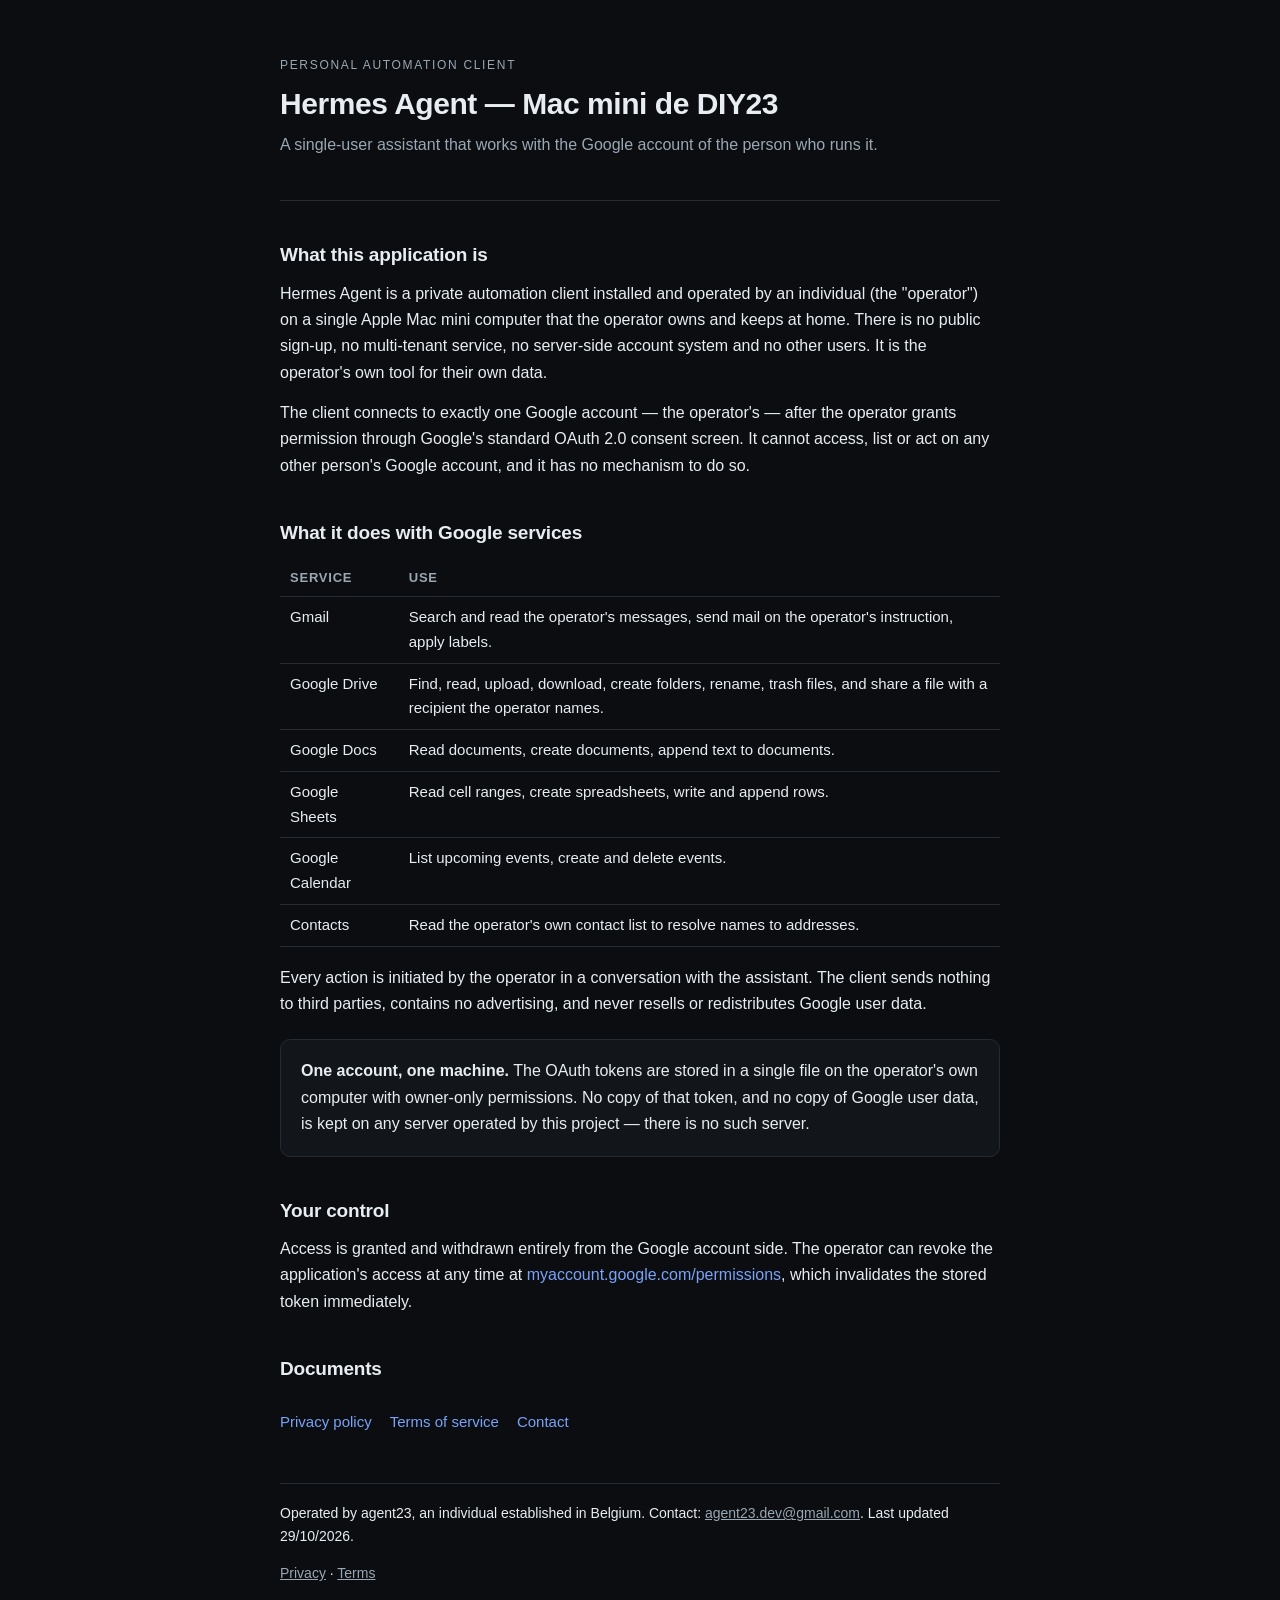
<file: index.html>
<!DOCTYPE html>
<html lang="en">
<head>
<meta charset="utf-8">
<meta name="viewport" content="width=device-width, initial-scale=1">
<title>Hermes Agent — Mac mini de DIY23</title>
<meta name="description" content="Hermes Agent is a personal, single-user automation client running on one Mac mini. It connects only to its owner's own Google Workspace account.">
<link rel="stylesheet" href="style.css">
</head>
<body>
<main>

  <header class="site">
    <p class="kicker">Personal automation client</p>
    <h1>Hermes Agent — Mac mini de DIY23</h1>
    <p class="sub">A single-user assistant that works with the Google account of the person who runs it.</p>
  </header>

  <h2>What this application is</h2>
  <p>
    Hermes Agent is a private automation client installed and operated by an individual
    (the "operator") on a single Apple Mac mini computer that the operator owns and keeps
    at home. There is no public sign-up, no multi-tenant service, no server-side account
    system and no other users. It is the operator's own tool for their own data.
  </p>
  <p>
    The client connects to exactly one Google account — the operator's — after the operator
    grants permission through Google's standard OAuth 2.0 consent screen. It cannot access,
    list or act on any other person's Google account, and it has no mechanism to do so.
  </p>

  <h2>What it does with Google services</h2>
  <table>
    <tr><th>Service</th><th>Use</th></tr>
    <tr><td>Gmail</td><td>Search and read the operator's messages, send mail on the operator's instruction, apply labels.</td></tr>
    <tr><td>Google Drive</td><td>Find, read, upload, download, create folders, rename, trash files, and share a file with a recipient the operator names.</td></tr>
    <tr><td>Google Docs</td><td>Read documents, create documents, append text to documents.</td></tr>
    <tr><td>Google Sheets</td><td>Read cell ranges, create spreadsheets, write and append rows.</td></tr>
    <tr><td>Google Calendar</td><td>List upcoming events, create and delete events.</td></tr>
    <tr><td>Contacts</td><td>Read the operator's own contact list to resolve names to addresses.</td></tr>
  </table>
  <p>
    Every action is initiated by the operator in a conversation with the assistant. The
    client sends nothing to third parties, contains no advertising, and never resells or
    redistributes Google user data.
  </p>

  <div class="panel">
    <p>
      <strong>One account, one machine.</strong> The OAuth tokens are stored in a single file
      on the operator's own computer with owner-only permissions. No copy of that token, and
      no copy of Google user data, is kept on any server operated by this project — there is
      no such server.
    </p>
  </div>

  <h2>Your control</h2>
  <p>
    Access is granted and withdrawn entirely from the Google account side. The operator can
    revoke the application's access at any time at
    <a href="https://myaccount.google.com/permissions">myaccount.google.com/permissions</a>,
    which invalidates the stored token immediately.
  </p>

  <h2>Documents</h2>
  <nav class="links">
    <a href="privacy.html">Privacy policy</a>
    <a href="terms.html">Terms of service</a>
    <a href="mailto:agent23.dev@gmail.com">Contact</a>
  </nav>

  <footer class="site">
    <p>
      Operated by agent23, an individual established in Belgium.
      Contact: <a href="mailto:agent23.dev@gmail.com">agent23.dev@gmail.com</a>.
      Last updated 29/10/2026.
    </p>
    <p><a href="privacy.html">Privacy</a> · <a href="terms.html">Terms</a></p>
  </footer>

</main>
</body>
</html>
</file>
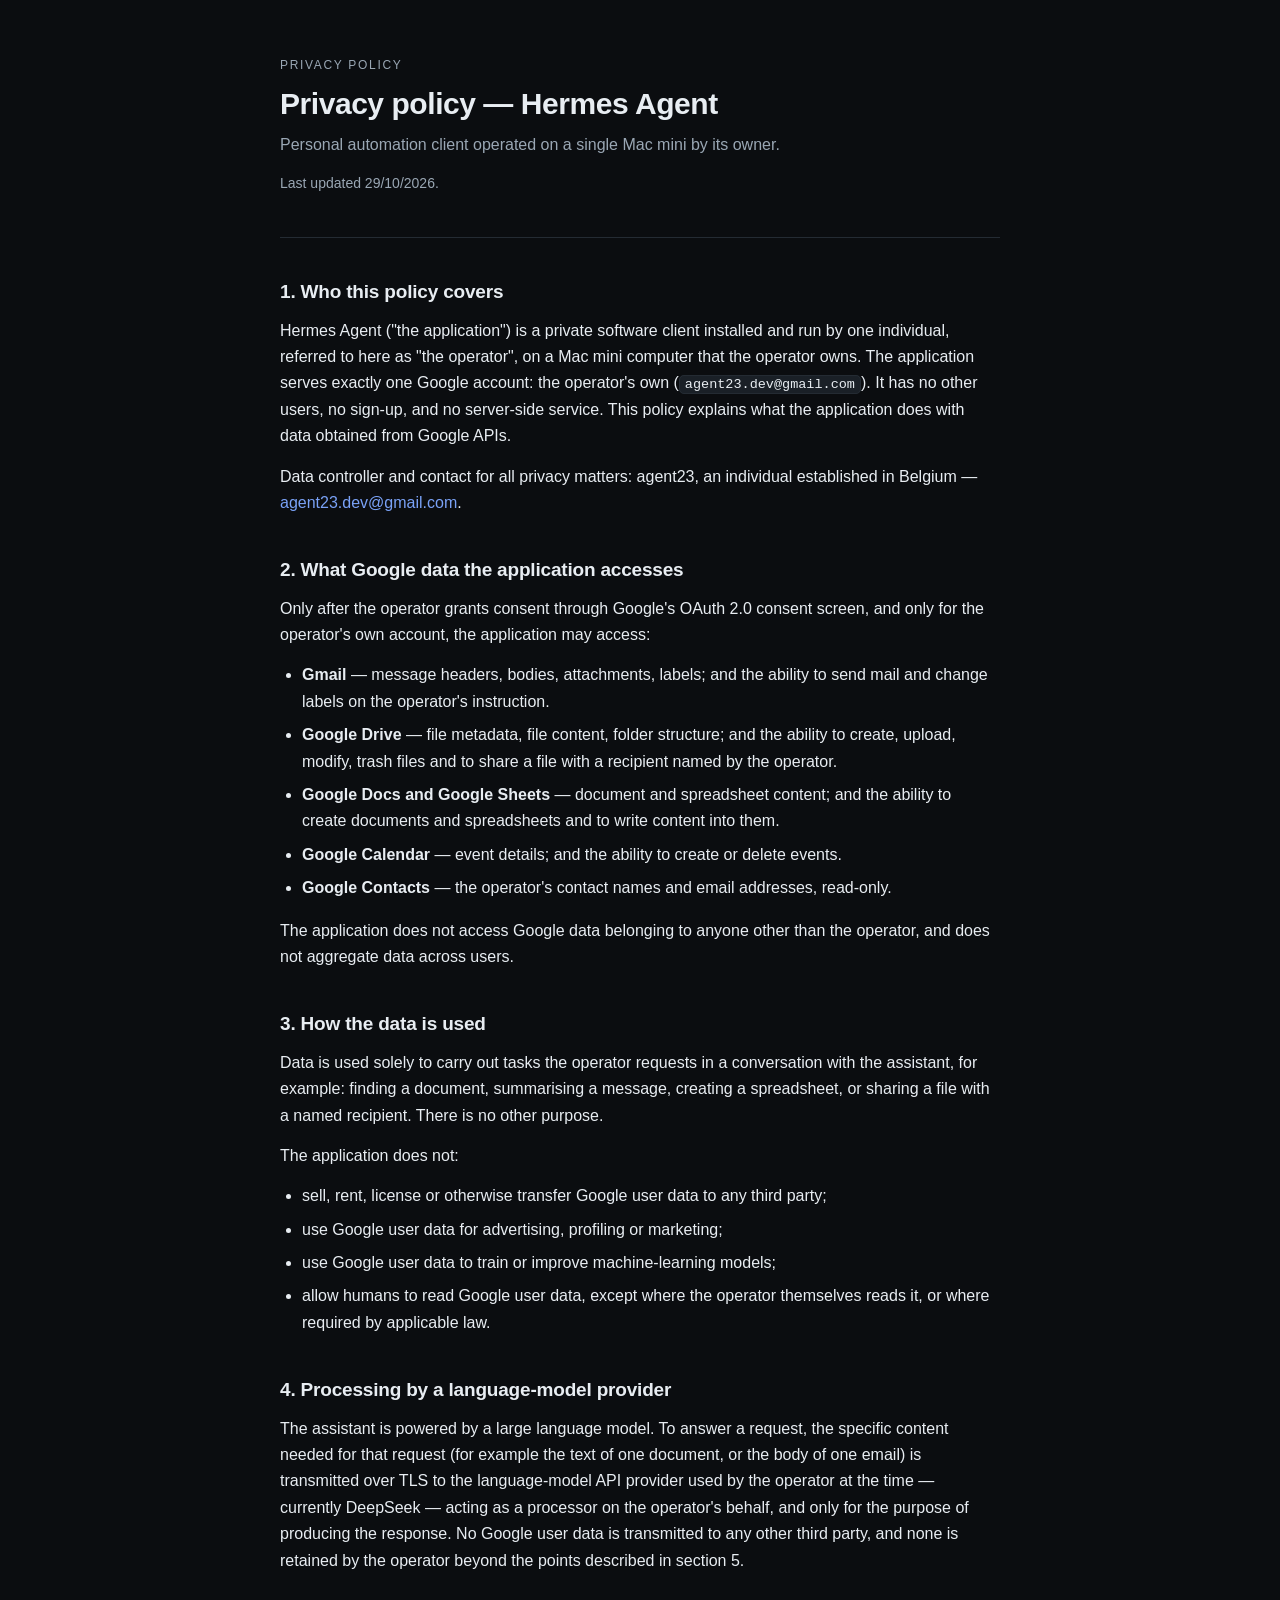
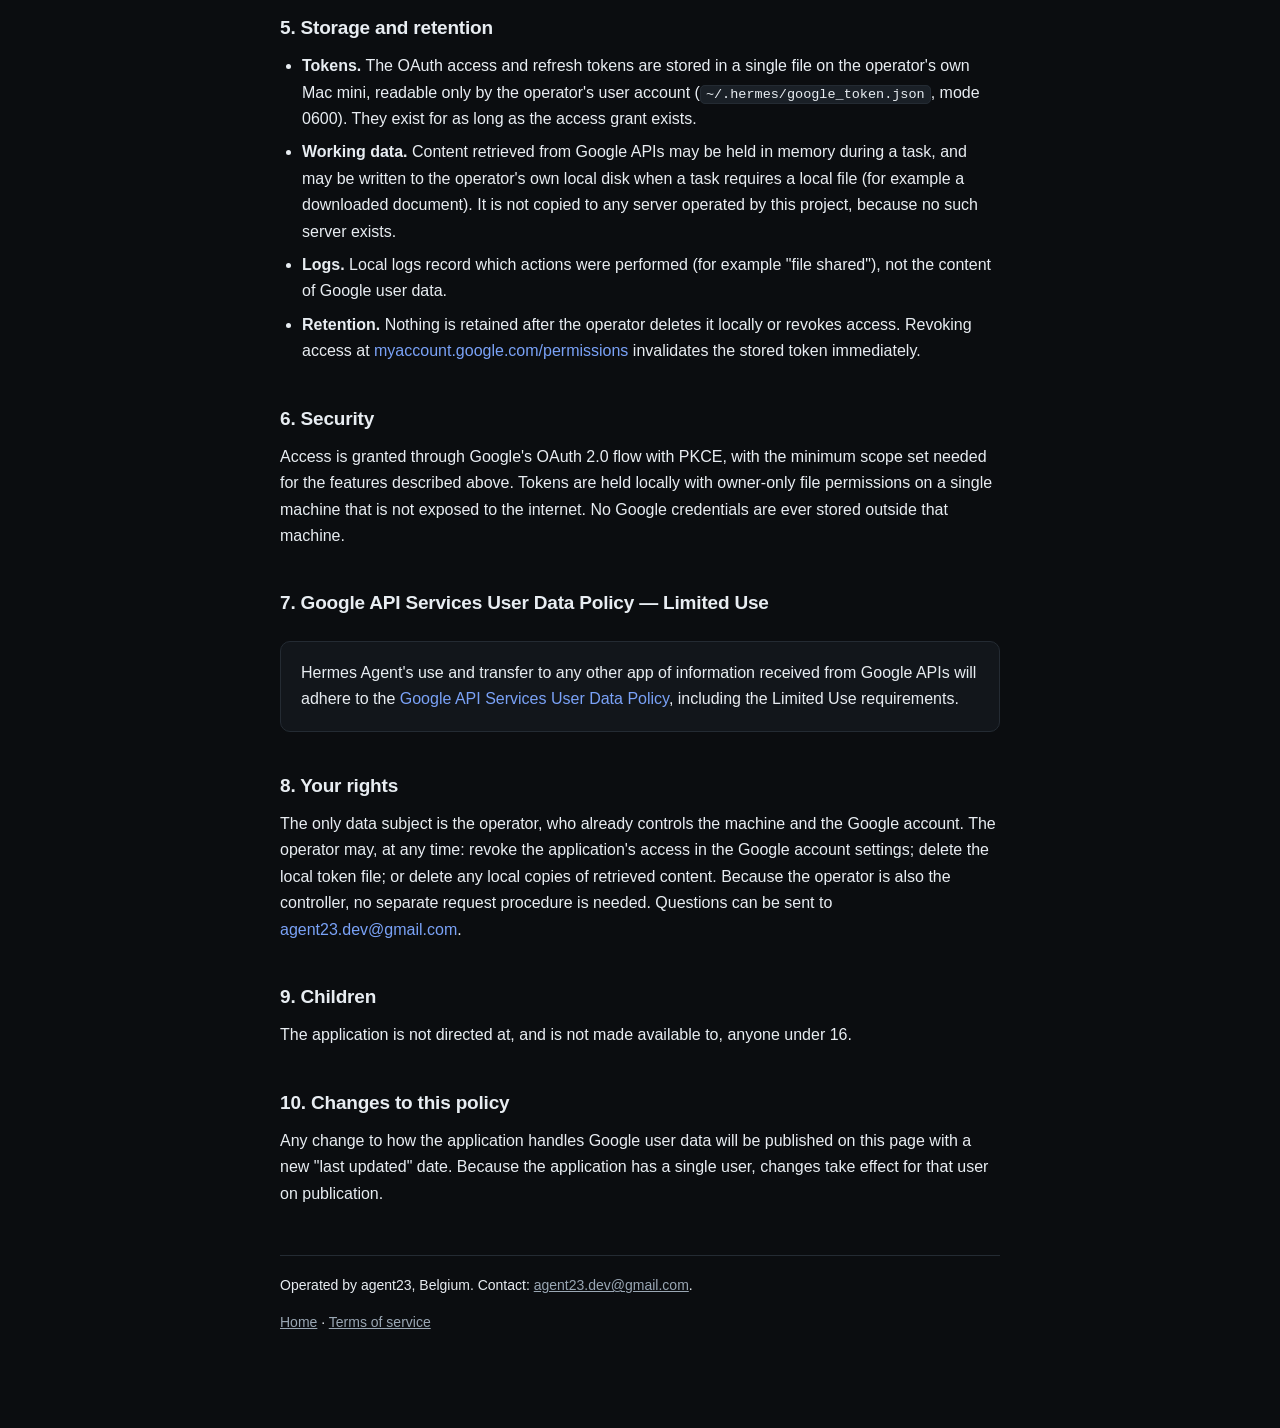
<file: privacy.html>
<!DOCTYPE html>
<html lang="en">
<head>
<meta charset="utf-8">
<meta name="viewport" content="width=device-width, initial-scale=1">
<title>Privacy policy — Hermes Agent, Mac mini de DIY23</title>
<meta name="description" content="How the Hermes Agent personal client accesses, uses, stores and deletes Google user data.">
<link rel="stylesheet" href="style.css">
</head>
<body>
<main>

  <header class="site">
    <p class="kicker">Privacy policy</p>
    <h1>Privacy policy — Hermes Agent</h1>
    <p class="sub">Personal automation client operated on a single Mac mini by its owner.</p>
    <p class="updated">Last updated 29/10/2026.</p>
  </header>

  <h2>1. Who this policy covers</h2>
  <p>
    Hermes Agent ("the application") is a private software client installed and run by one
    individual, referred to here as "the operator", on a Mac mini computer that the
    operator owns. The application serves exactly one Google account: the operator's own
    (<code>agent23.dev@gmail.com</code>). It has no other users, no sign-up, and no
    server-side service. This policy explains what the application does with data obtained
    from Google APIs.
  </p>
  <p>
    Data controller and contact for all privacy matters:
    agent23, an individual established in Belgium —
    <a href="mailto:agent23.dev@gmail.com">agent23.dev@gmail.com</a>.
  </p>

  <h2>2. What Google data the application accesses</h2>
  <p>Only after the operator grants consent through Google's OAuth 2.0 consent screen, and only for the operator's own account, the application may access:</p>
  <ul>
    <li><strong>Gmail</strong> — message headers, bodies, attachments, labels; and the ability to send mail and change labels on the operator's instruction.</li>
    <li><strong>Google Drive</strong> — file metadata, file content, folder structure; and the ability to create, upload, modify, trash files and to share a file with a recipient named by the operator.</li>
    <li><strong>Google Docs and Google Sheets</strong> — document and spreadsheet content; and the ability to create documents and spreadsheets and to write content into them.</li>
    <li><strong>Google Calendar</strong> — event details; and the ability to create or delete events.</li>
    <li><strong>Google Contacts</strong> — the operator's contact names and email addresses, read-only.</li>
  </ul>
  <p>
    The application does not access Google data belonging to anyone other than the operator,
    and does not aggregate data across users.
  </p>

  <h2>3. How the data is used</h2>
  <p>
    Data is used solely to carry out tasks the operator requests in a conversation with the
    assistant, for example: finding a document, summarising a message, creating a
    spreadsheet, or sharing a file with a named recipient. There is no other purpose.
  </p>
  <p>The application does not:</p>
  <ul>
    <li>sell, rent, license or otherwise transfer Google user data to any third party;</li>
    <li>use Google user data for advertising, profiling or marketing;</li>
    <li>use Google user data to train or improve machine-learning models;</li>
    <li>allow humans to read Google user data, except where the operator themselves reads it, or where required by applicable law.</li>
  </ul>

  <h2>4. Processing by a language-model provider</h2>
  <p>
    The assistant is powered by a large language model. To answer a request, the specific
    content needed for that request (for example the text of one document, or the body of
    one email) is transmitted over TLS to the language-model API provider used by the
    operator at the time — currently DeepSeek — acting as a processor on the operator's
    behalf, and only for the purpose of producing the response. No Google user data is
    transmitted to any other third party, and none is retained by the operator beyond the
    points described in section 5.
  </p>

  <h2>5. Storage and retention</h2>
  <ul>
    <li><strong>Tokens.</strong> The OAuth access and refresh tokens are stored in a single
      file on the operator's own Mac mini, readable only by the operator's user account
      (<code>~/.hermes/google_token.json</code>, mode 0600). They exist for as long as the
      access grant exists.</li>
    <li><strong>Working data.</strong> Content retrieved from Google APIs may be held in
      memory during a task, and may be written to the operator's own local disk when a task
      requires a local file (for example a downloaded document). It is not copied to any
      server operated by this project, because no such server exists.</li>
    <li><strong>Logs.</strong> Local logs record which actions were performed (for example
      "file shared"), not the content of Google user data.</li>
    <li><strong>Retention.</strong> Nothing is retained after the operator deletes it
      locally or revokes access. Revoking access at
      <a href="https://myaccount.google.com/permissions">myaccount.google.com/permissions</a>
      invalidates the stored token immediately.</li>
  </ul>

  <h2>6. Security</h2>
  <p>
    Access is granted through Google's OAuth 2.0 flow with PKCE, with the minimum scope set
    needed for the features described above. Tokens are held locally with owner-only file
    permissions on a single machine that is not exposed to the internet. No Google
    credentials are ever stored outside that machine.
  </p>

  <h2>7. Google API Services User Data Policy — Limited Use</h2>
  <div class="panel">
    <p>
      Hermes Agent's use and transfer to any other app of information received from Google
      APIs will adhere to the
      <a href="https://developers.google.com/terms/api-services-user-data-policy">Google API
      Services User Data Policy</a>, including the Limited Use requirements.
    </p>
  </div>

  <h2>8. Your rights</h2>
  <p>
    The only data subject is the operator, who already controls the machine and the Google
    account. The operator may, at any time: revoke the application's access in the Google
    account settings; delete the local token file; or delete any local copies of retrieved
    content. Because the operator is also the controller, no separate request procedure is
    needed. Questions can be sent to
    <a href="mailto:agent23.dev@gmail.com">agent23.dev@gmail.com</a>.
  </p>

  <h2>9. Children</h2>
  <p>The application is not directed at, and is not made available to, anyone under 16.</p>

  <h2>10. Changes to this policy</h2>
  <p>
    Any change to how the application handles Google user data will be published on this
    page with a new "last updated" date. Because the application has a single user, changes
    take effect for that user on publication.
  </p>

  <footer class="site">
    <p>
      Operated by agent23, Belgium.
      Contact: <a href="mailto:agent23.dev@gmail.com">agent23.dev@gmail.com</a>.
    </p>
    <p><a href="index.html">Home</a> · <a href="terms.html">Terms of service</a></p>
  </footer>

</main>
</body>
</html>
</file>
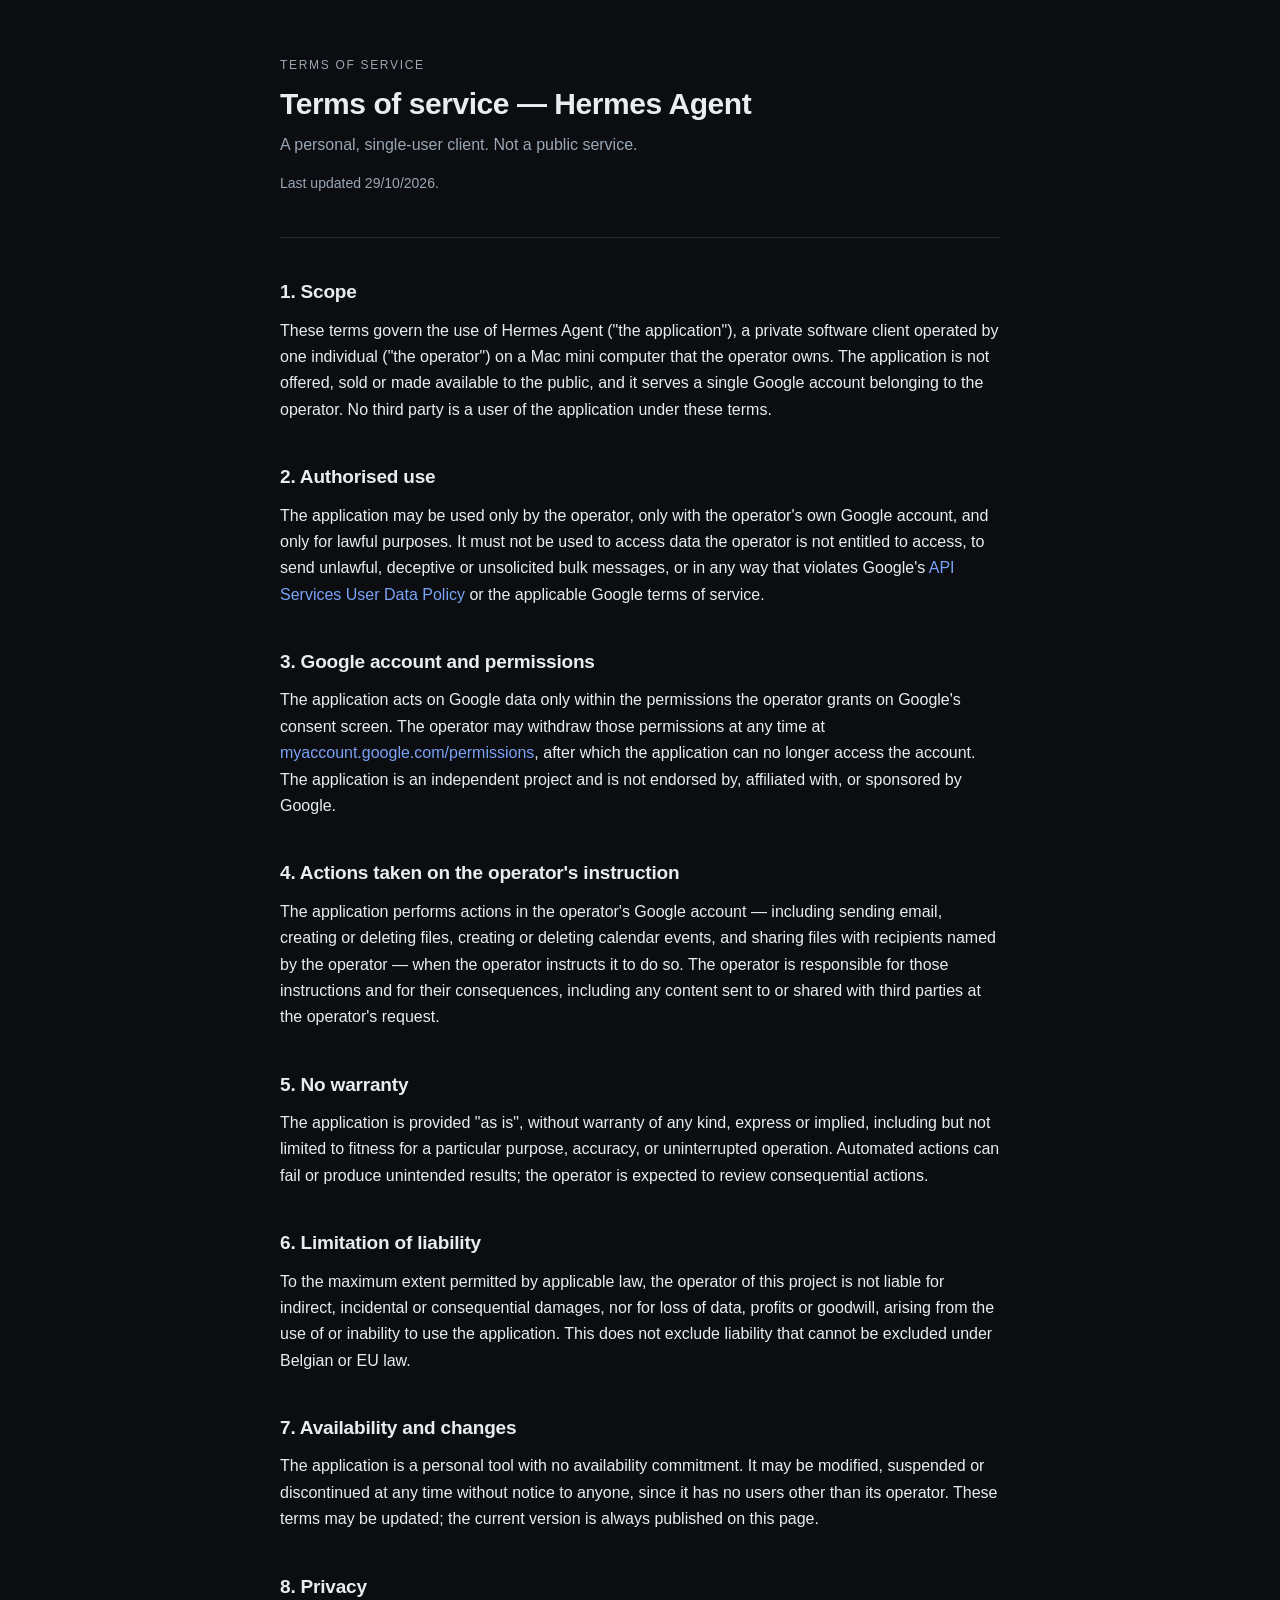
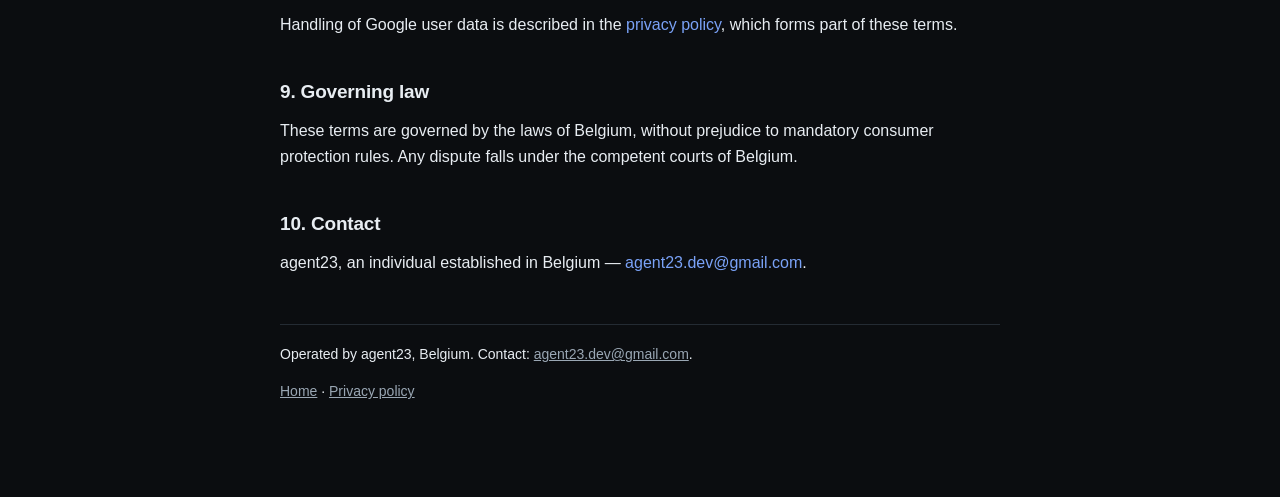
<file: terms.html>
<!DOCTYPE html>
<html lang="en">
<head>
<meta charset="utf-8">
<meta name="viewport" content="width=device-width, initial-scale=1">
<title>Terms of service — Hermes Agent, Mac mini de DIY23</title>
<meta name="description" content="Terms of service for the Hermes Agent personal automation client.">
<link rel="stylesheet" href="style.css">
</head>
<body>
<main>

  <header class="site">
    <p class="kicker">Terms of service</p>
    <h1>Terms of service — Hermes Agent</h1>
    <p class="sub">A personal, single-user client. Not a public service.</p>
    <p class="updated">Last updated 29/10/2026.</p>
  </header>

  <h2>1. Scope</h2>
  <p>
    These terms govern the use of Hermes Agent ("the application"), a private software
    client operated by one individual ("the operator") on a Mac mini computer that the
    operator owns. The application is not offered, sold or made available to the public,
    and it serves a single Google account belonging to the operator. No third party is a
    user of the application under these terms.
  </p>

  <h2>2. Authorised use</h2>
  <p>
    The application may be used only by the operator, only with the operator's own Google
    account, and only for lawful purposes. It must not be used to access data the operator
    is not entitled to access, to send unlawful, deceptive or unsolicited bulk messages, or
    in any way that violates Google's
    <a href="https://developers.google.com/terms/api-services-user-data-policy">API Services
    User Data Policy</a> or the applicable Google terms of service.
  </p>

  <h2>3. Google account and permissions</h2>
  <p>
    The application acts on Google data only within the permissions the operator grants on
    Google's consent screen. The operator may withdraw those permissions at any time at
    <a href="https://myaccount.google.com/permissions">myaccount.google.com/permissions</a>,
    after which the application can no longer access the account. The application is an
    independent project and is not endorsed by, affiliated with, or sponsored by Google.
  </p>

  <h2>4. Actions taken on the operator's instruction</h2>
  <p>
    The application performs actions in the operator's Google account — including sending
    email, creating or deleting files, creating or deleting calendar events, and sharing
    files with recipients named by the operator — when the operator instructs it to do so.
    The operator is responsible for those instructions and for their consequences,
    including any content sent to or shared with third parties at the operator's request.
  </p>

  <h2>5. No warranty</h2>
  <p>
    The application is provided "as is", without warranty of any kind, express or implied,
    including but not limited to fitness for a particular purpose, accuracy, or
    uninterrupted operation. Automated actions can fail or produce unintended results; the
    operator is expected to review consequential actions.
  </p>

  <h2>6. Limitation of liability</h2>
  <p>
    To the maximum extent permitted by applicable law, the operator of this project
    is not liable for indirect, incidental or consequential damages, nor for loss of data,
    profits or goodwill, arising from the use of or inability to use the application. This
    does not exclude liability that cannot be excluded under Belgian or EU law.
  </p>

  <h2>7. Availability and changes</h2>
  <p>
    The application is a personal tool with no availability commitment. It may be modified,
    suspended or discontinued at any time without notice to anyone, since it has no users
    other than its operator. These terms may be updated; the current version is always
    published on this page.
  </p>

  <h2>8. Privacy</h2>
  <p>
    Handling of Google user data is described in the
    <a href="privacy.html">privacy policy</a>, which forms part of these terms.
  </p>

  <h2>9. Governing law</h2>
  <p>
    These terms are governed by the laws of Belgium, without prejudice to mandatory consumer
    protection rules. Any dispute falls under the competent courts of Belgium.
  </p>

  <h2>10. Contact</h2>
  <p>
    agent23, an individual established in Belgium —
    <a href="mailto:agent23.dev@gmail.com">agent23.dev@gmail.com</a>.
  </p>

  <footer class="site">
    <p>
      Operated by agent23, Belgium.
      Contact: <a href="mailto:agent23.dev@gmail.com">agent23.dev@gmail.com</a>.
    </p>
    <p><a href="index.html">Home</a> · <a href="privacy.html">Privacy policy</a></p>
  </footer>

</main>
</body>
</html>
</file>
<file: style.css>
/*
 * Hermes Agent — single-user Google Workspace client
 * Stylesheet shared by index/privacy/terms. No external requests.
 */
:root {
  --bg: #0b0d10;
  --panel: #12161b;
  --line: #242b33;
  --text: #e8edf2;
  --muted: #9aa7b4;
  --accent: #7aa2f7;
}
* { box-sizing: border-box; }
html { -webkit-text-size-adjust: 100%; }
body {
  margin: 0;
  background: var(--bg);
  color: var(--text);
  font: 16px/1.65 -apple-system, BlinkMacSystemFont, "Segoe UI", Roboto, Helvetica, Arial, sans-serif;
  padding: 0 20px;
}
main {
  max-width: 720px;
  margin: 0 auto;
  padding: 56px 0 80px;
}
header.site {
  border-bottom: 1px solid var(--line);
  padding-bottom: 28px;
  margin-bottom: 36px;
}
.kicker {
  font-size: 12px;
  letter-spacing: .14em;
  text-transform: uppercase;
  color: var(--muted);
  margin: 0 0 10px;
}
h1 {
  font-size: 30px;
  line-height: 1.2;
  margin: 0 0 10px;
  letter-spacing: -0.015em;
}
h2 {
  font-size: 19px;
  margin: 38px 0 10px;
  letter-spacing: -0.01em;
}
h3 { font-size: 16px; margin: 24px 0 6px; }
p, li { color: var(--text); }
p { margin: 0 0 14px; }
ul { margin: 0 0 16px; padding-left: 22px; }
li { margin: 0 0 7px; }
.sub { color: var(--muted); }
a { color: var(--accent); text-decoration: none; }
a:hover { text-decoration: underline; }
.panel {
  background: var(--panel);
  border: 1px solid var(--line);
  border-radius: 10px;
  padding: 18px 20px;
  margin: 22px 0;
}
.panel p:last-child, .panel ul:last-child { margin-bottom: 0; }
table { width: 100%; border-collapse: collapse; margin: 8px 0 18px; font-size: 15px; }
th, td { text-align: left; padding: 8px 10px; border-bottom: 1px solid var(--line); vertical-align: top; }
th { color: var(--muted); font-weight: 600; font-size: 13px; text-transform: uppercase; letter-spacing: .06em; }
code {
  font-family: ui-monospace, SFMono-Regular, Menlo, monospace;
  font-size: 13.5px;
  background: #1a2027;
  border: 1px solid var(--line);
  border-radius: 5px;
  padding: 1px 5px;
}
footer.site {
  border-top: 1px solid var(--line);
  margin-top: 48px;
  padding-top: 18px;
  font-size: 14px;
  color: var(--muted);
}
footer.site a { color: var(--muted); text-decoration: underline; }
nav.links { margin: 26px 0 0; display: flex; gap: 18px; flex-wrap: wrap; font-size: 15px; }
.updated { font-size: 14px; color: var(--muted); }
@media (max-width: 520px) {
  main { padding-top: 34px; }
  h1 { font-size: 25px; }
}
</file>
